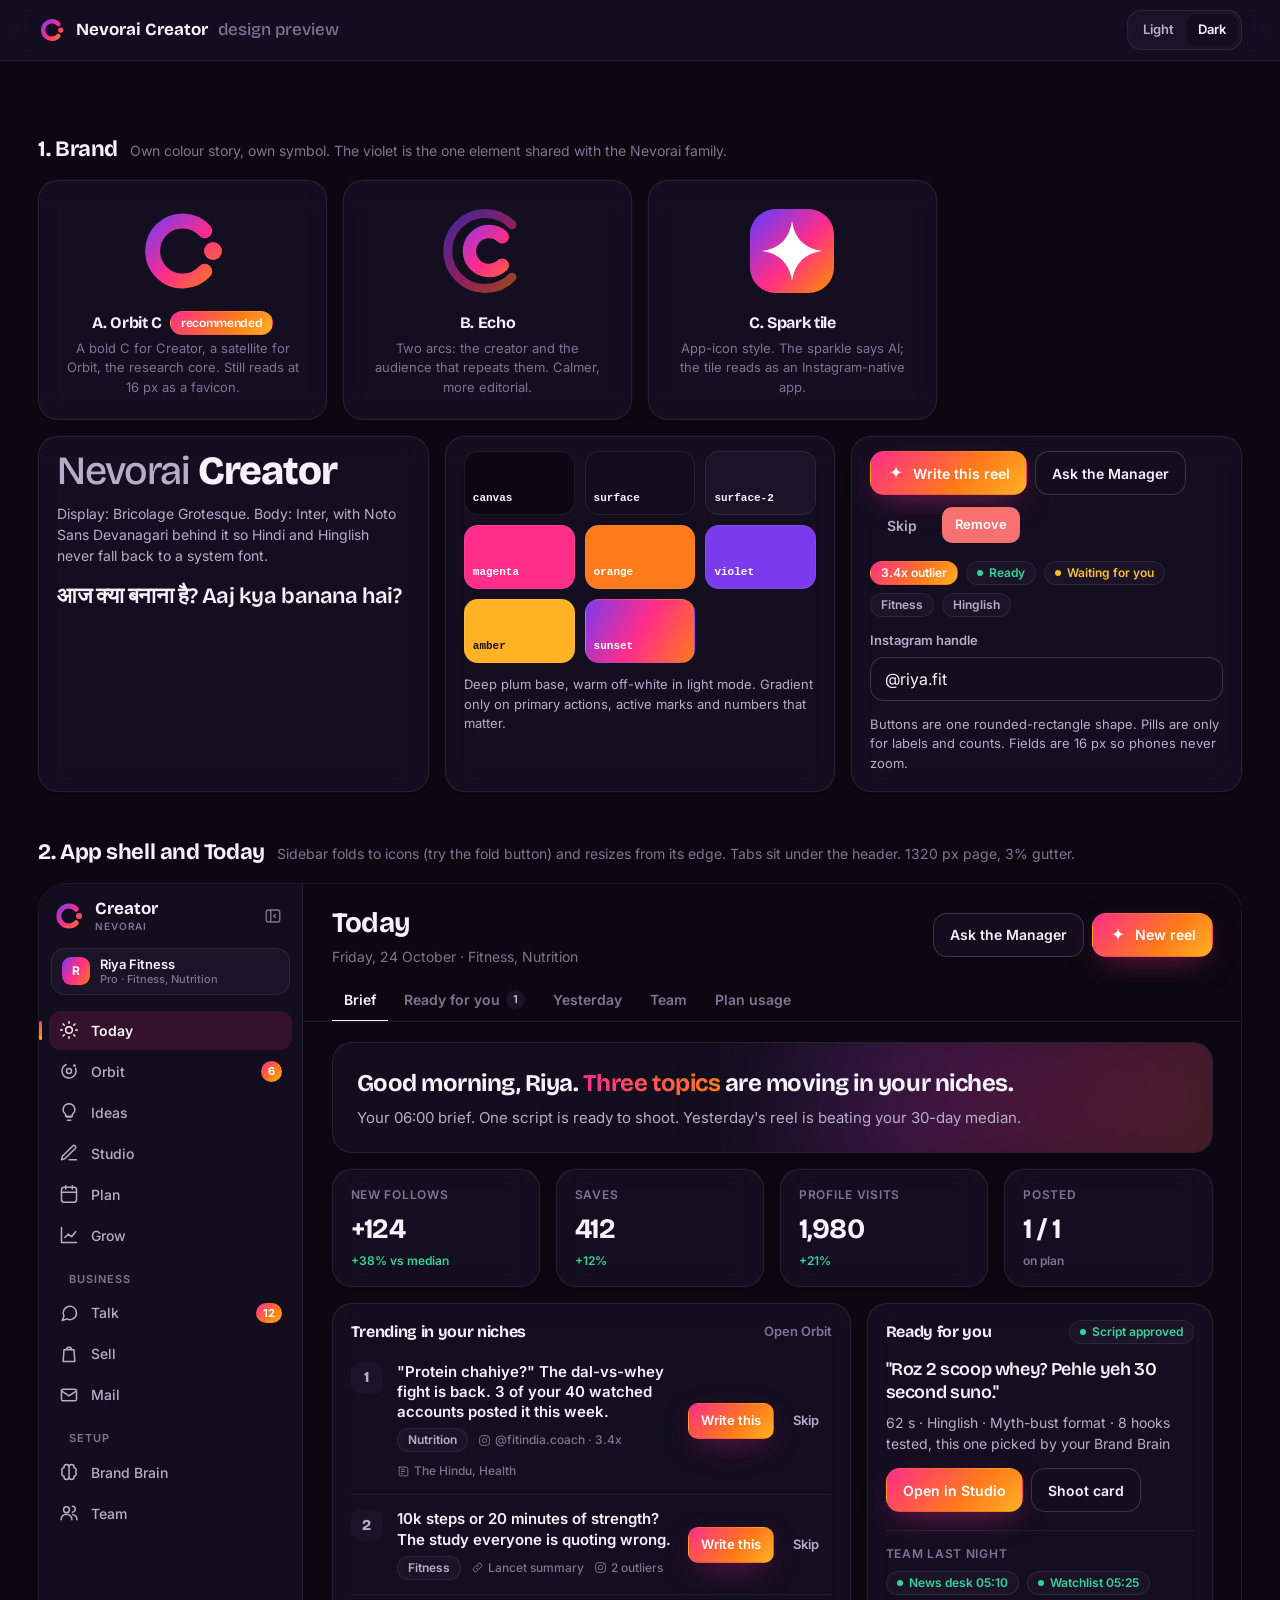
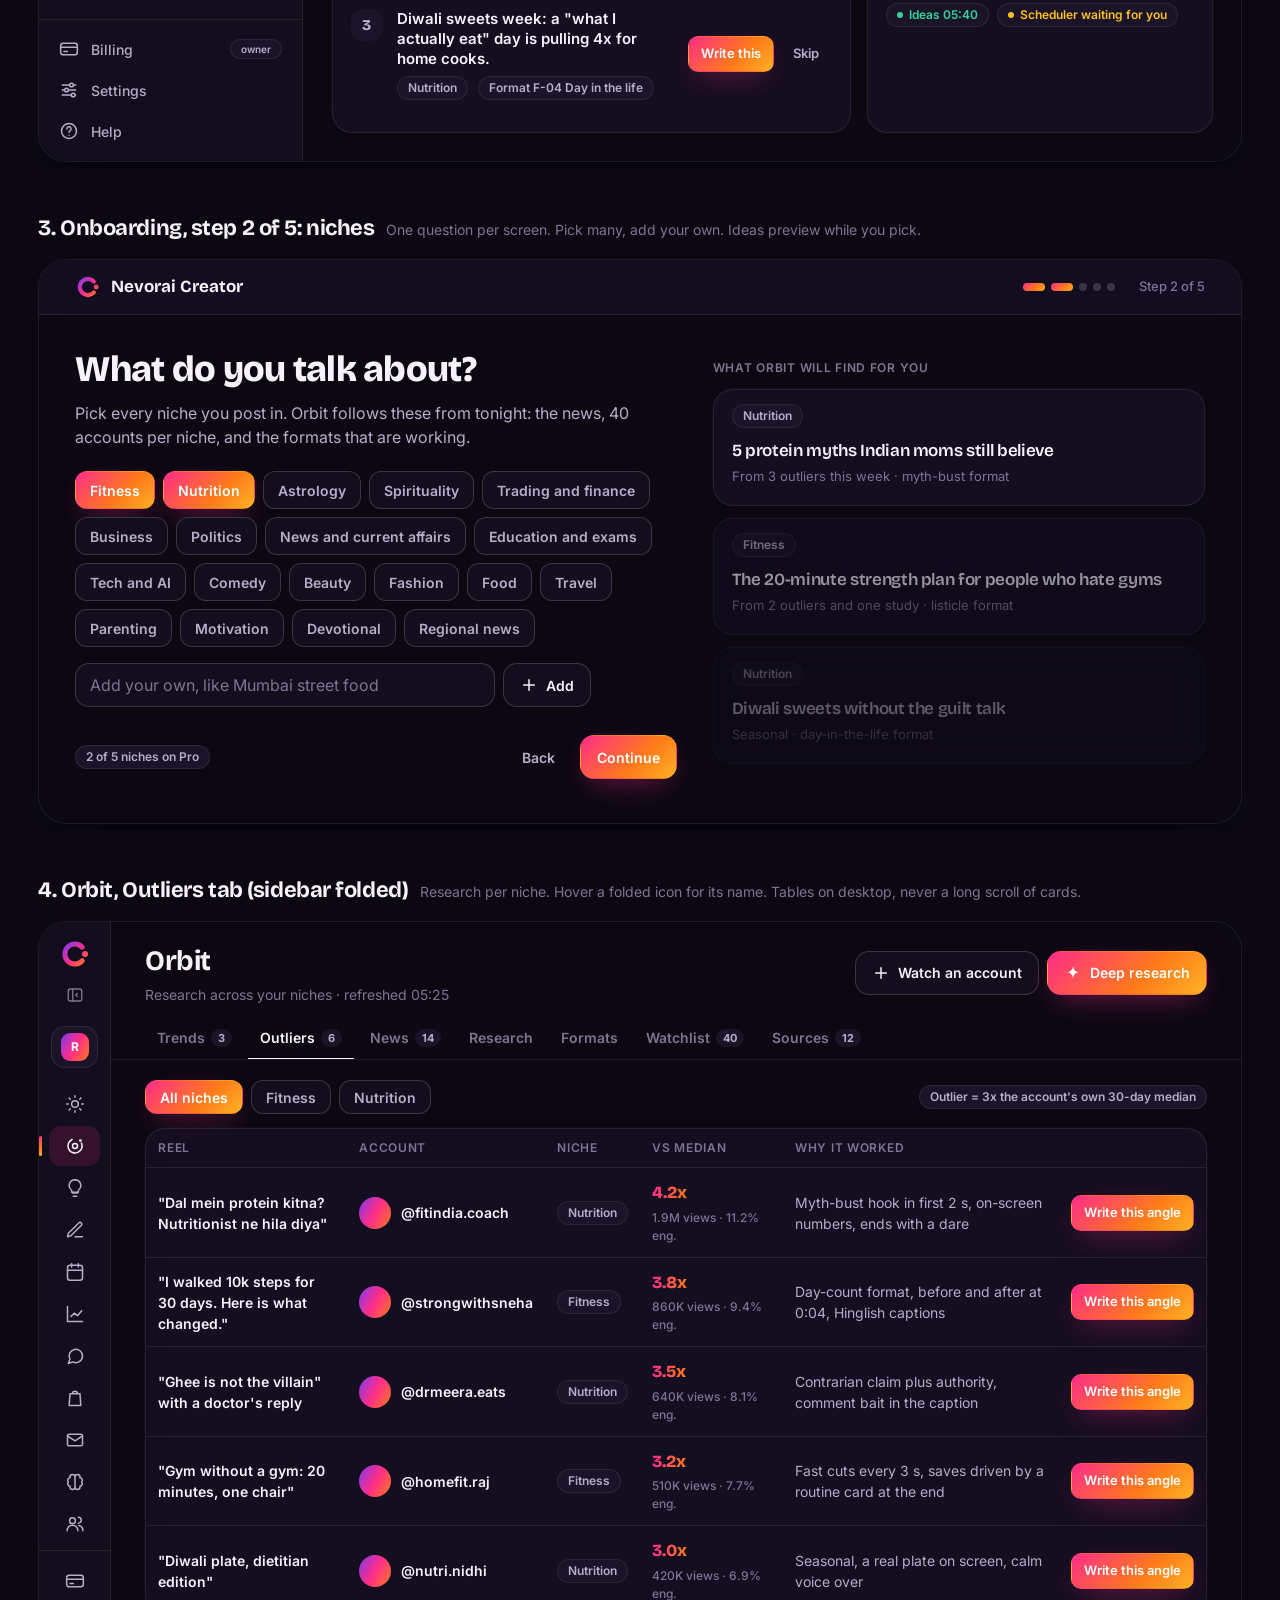
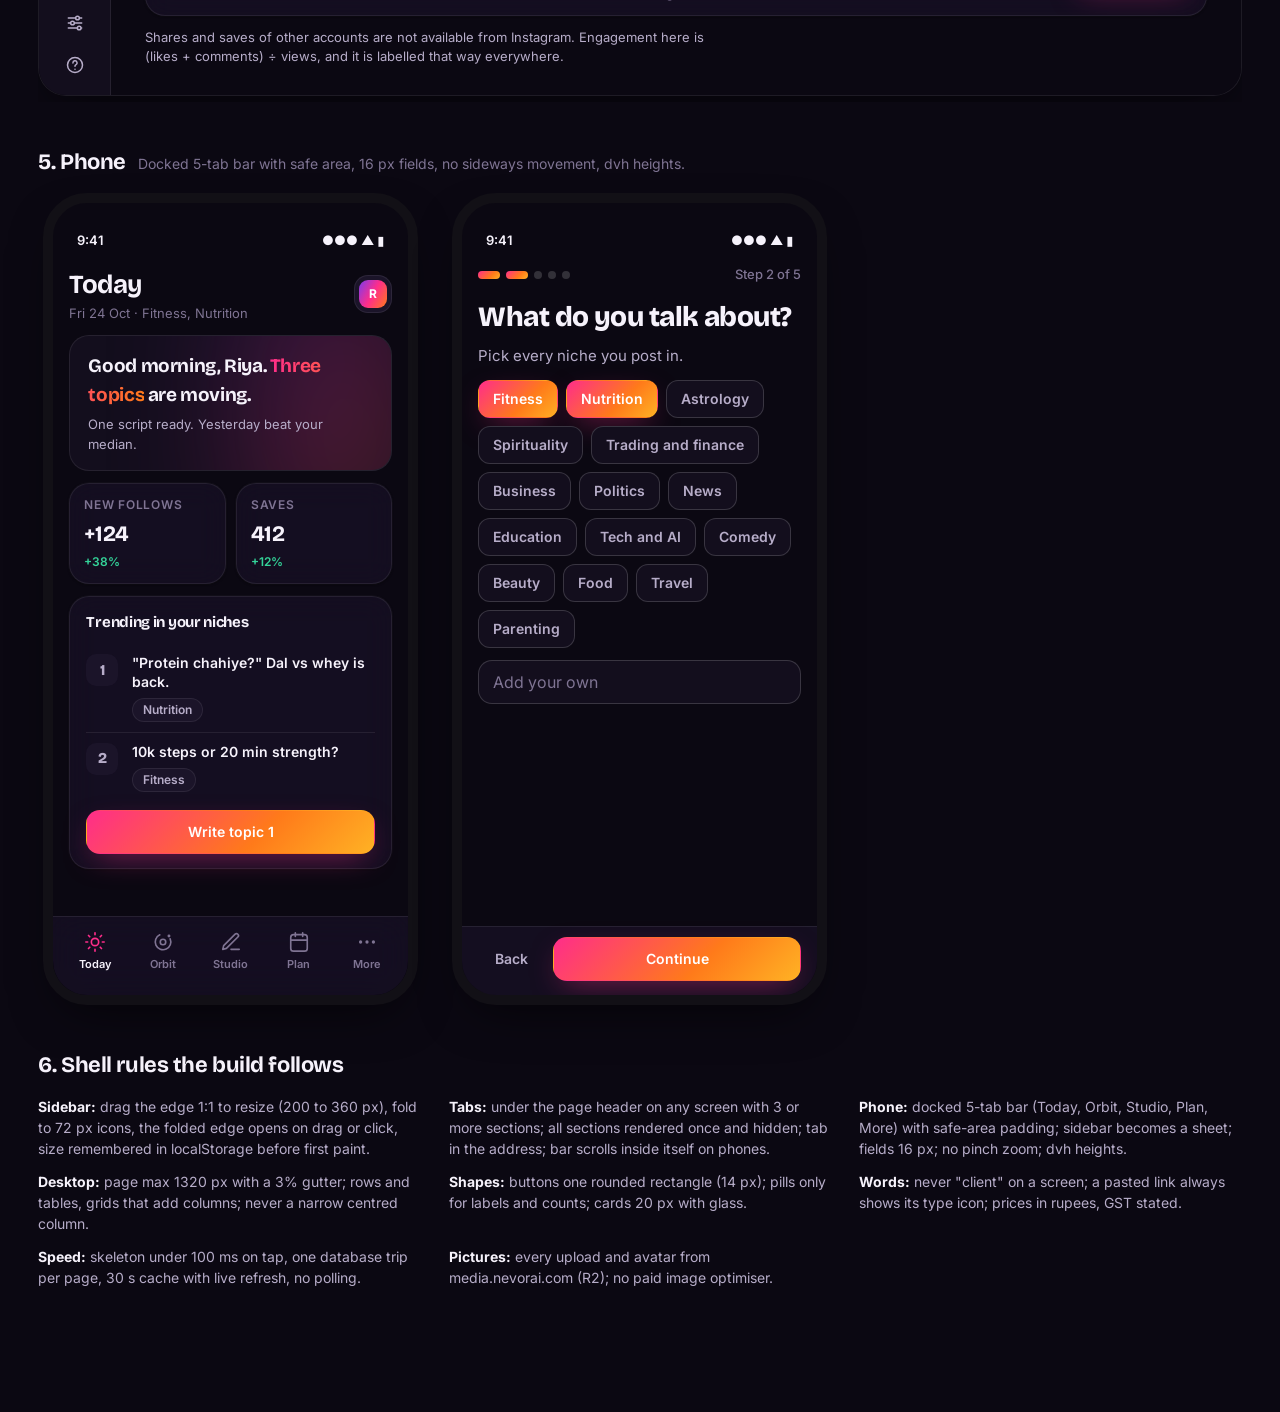
<file: docs/design/preview.html>
<!doctype html>
<html lang="en" data-theme="dark">
<head>
<meta charset="utf-8">
<meta name="viewport" content="width=device-width, initial-scale=1, maximum-scale=1, user-scalable=no, viewport-fit=cover, interactive-widget=resizes-content">
<title>Nevorai Creator design preview</title>
<link rel="preconnect" href="https://fonts.googleapis.com">
<link rel="stylesheet" href="https://fonts.googleapis.com/css2?family=Bricolage+Grotesque:opsz,wght@12..96,500..800&family=Inter:wght@400;500;600;700&family=Noto+Sans+Devanagari:wght@400;600&display=swap">
<style>
/* Nevorai Creator: design tokens. The ONE tokens file (Phase C, 2026-10-24).
   Light is the default; dark follows the system unless <html data-theme="light|dark"> says otherwise.
   The app sets data-theme before first paint (index.html head, from localStorage), so there is no flash.
   Rules: buttons are rounded rectangles (--radius-md); --radius-pill is for labels and counts only.
   Fields are 16px on touch screens (mobile-app-feel). Pictures come from media.nevorai.com (R2). */

:root {
  /* Brand. Violet is the one element shared with the Nevorai family; the symbol is Creator's own. */
  --brand-magenta: #ff2d8a;
  --brand-orange: #ff7a1a;
  --brand-violet: #7c3aed;
  --brand-amber: #ffb224;
  --grad-brand: linear-gradient(135deg, #ff2d8a 0%, #ff7a1a 60%, #ffb224 100%);
  --grad-sunset: linear-gradient(120deg, #7c3aed 0%, #ff2d8a 50%, #ff7a1a 100%);
  --grad-text: linear-gradient(90deg, #ff2d8a, #ff7a1a);

  /* Type */
  --font-display: "Bricolage Grotesque", "Inter", system-ui, sans-serif;
  --font-sans: "Inter", "Noto Sans Devanagari", system-ui, -apple-system, "Segoe UI", sans-serif;
  --font-mono: ui-monospace, "SF Mono", Menlo, Consolas, monospace;

  /* Shape */
  --radius-sm: 10px;
  --radius-md: 14px;
  --radius-lg: 20px;
  --radius-xl: 28px;
  --radius-pill: 999px;

  /* Sizes */
  --page-max: 1320px;
  --gutter: 3%;
  --sidebar-w: 264px;
  --sidebar-min: 200px;
  --sidebar-max: 360px;
  --sidebar-folded: 72px;
  --control-h: 44px;
  --control-h-sm: 36px;
  --tabbar-h: 64px;
  --field-font: 16px;

  /* Motion */
  --ease-out: cubic-bezier(0.22, 1, 0.36, 1);
  --dur-fast: 120ms;
  --dur: 200ms;
  --dur-settle: 220ms;

  /* Light (default) */
  color-scheme: light;
  --canvas: #faf7fc;
  --surface: #ffffff;
  --surface-2: #f3eef9;
  --glass: rgba(255, 255, 255, 0.72);
  --glass-border: rgba(32, 16, 64, 0.08);
  --border: rgba(32, 16, 64, 0.1);
  --border-strong: rgba(32, 16, 64, 0.18);
  --text: #17112b;
  --text-2: #574d6d;
  --text-3: #8b819f;
  --on-brand: #ffffff;
  --focus: #7c3aed;
  --nav-active-bg: rgba(255, 45, 138, 0.1);
  --success: #15a34a;
  --warn: #d97706;
  --danger: #dc2626;
  --info: #7c3aed;
  --shadow-card: 0 1px 2px rgba(23, 17, 43, 0.06), 0 8px 24px -12px rgba(23, 17, 43, 0.12);
  --shadow-pop: 0 12px 40px -12px rgba(23, 17, 43, 0.25);
  --shadow-glow: 0 8px 28px -10px rgba(255, 45, 138, 0.45);
}

/* Dark: chosen */
:root[data-theme="dark"] {
  color-scheme: dark;
  --canvas: #0b0812;
  --surface: #130e1d;
  --surface-2: #1b1429;
  --glass: rgba(26, 19, 41, 0.62);
  --glass-border: rgba(255, 255, 255, 0.08);
  --border: rgba(255, 255, 255, 0.08);
  --border-strong: rgba(255, 255, 255, 0.16);
  --text: #f6f2fb;
  --text-2: #b7adc9;
  --text-3: #7f7493;
  --on-brand: #ffffff;
  --focus: #b48cff;
  --nav-active-bg: rgba(255, 45, 138, 0.14);
  --success: #34d399;
  --warn: #fbbf24;
  --danger: #f87171;
  --info: #b48cff;
  --shadow-card: 0 1px 2px rgba(0, 0, 0, 0.5), 0 0 0 1px rgba(255, 255, 255, 0.03);
  --shadow-pop: 0 20px 50px -20px rgba(0, 0, 0, 0.7);
  --shadow-glow: 0 10px 30px -10px rgba(255, 45, 138, 0.5);
}

/* Dark: system, unless light was chosen */
@media (prefers-color-scheme: dark) {
  :root:not([data-theme="light"]) {
    color-scheme: dark;
    --canvas: #0b0812;
    --surface: #130e1d;
    --surface-2: #1b1429;
    --glass: rgba(26, 19, 41, 0.62);
    --glass-border: rgba(255, 255, 255, 0.08);
    --border: rgba(255, 255, 255, 0.08);
    --border-strong: rgba(255, 255, 255, 0.16);
    --text: #f6f2fb;
    --text-2: #b7adc9;
    --text-3: #7f7493;
    --on-brand: #ffffff;
    --focus: #b48cff;
    --nav-active-bg: rgba(255, 45, 138, 0.14);
    --success: #34d399;
    --warn: #fbbf24;
    --danger: #f87171;
    --info: #b48cff;
    --shadow-card: 0 1px 2px rgba(0, 0, 0, 0.5), 0 0 0 1px rgba(255, 255, 255, 0.03);
    --shadow-pop: 0 20px 50px -20px rgba(0, 0, 0, 0.7);
    --shadow-glow: 0 10px 30px -10px rgba(255, 45, 138, 0.5);
  }
}

*,*::before,*::after{box-sizing:border-box}
html{overflow-x:hidden;overscroll-behavior-x:none;-webkit-text-size-adjust:100%}
body{margin:0;background:var(--canvas);color:var(--text);font-family:var(--font-sans);font-size:15px;line-height:1.5;-webkit-font-smoothing:antialiased;overflow-x:clip;max-width:100%}
h1,h2,h3,h4,.display{font-family:var(--font-display);letter-spacing:-.02em;margin:0}
button{font:inherit;color:inherit;background:none;border:0;padding:0;cursor:pointer}
a{color:inherit}
.chrome,button,nav,.tabs,.p-bar{user-select:none;-webkit-touch-callout:none;-webkit-tap-highlight-color:transparent;touch-action:manipulation}
@media (pointer:coarse),(max-width:820px){input,select,textarea{font-size:16px!important}}
.muted{color:var(--text-3);font-weight:500}
.mark{width:28px;height:28px;flex:none}
svg{display:inline-block;vertical-align:middle}
.ico{width:20px;height:20px;flex:none}

/* preview page chrome (not part of the app) */
.pv-top{position:sticky;top:0;z-index:50;display:flex;align-items:center;gap:14px;padding:10px max(16px,3vw);background:var(--glass);backdrop-filter:blur(16px) saturate(140%);-webkit-backdrop-filter:blur(16px) saturate(140%);border-bottom:1px solid var(--glass-border)}
.pv-top .brand{display:flex;align-items:center;gap:10px;font-family:var(--font-display);font-weight:700;font-size:17px}
.spacer{flex:1}
.seg{display:inline-flex;padding:3px;border-radius:var(--radius-md);background:var(--surface-2);border:1px solid var(--border)}
.seg button{padding:6px 12px;border-radius:10px;font-weight:600;color:var(--text-2);font-size:13px}
.seg button[aria-pressed=true]{background:var(--surface);color:var(--text);box-shadow:var(--shadow-card)}
.pv-wrap{max-width:var(--page-max);margin:0 auto;padding:28px max(16px,3vw) 80px}
.pv-section{margin:44px 0}
.pv-h{display:flex;align-items:baseline;gap:12px;margin-bottom:14px;flex-wrap:wrap}
.pv-h h2{font-size:22px}
.pv-h p{color:var(--text-3);margin:0;font-size:14px}
.pv-note{color:var(--text-2);font-size:14px;max-width:72ch}
.frame{border:1px solid var(--border);border-radius:var(--radius-xl);overflow:hidden;background:var(--canvas);box-shadow:var(--shadow-pop)}
.scrollx{overflow-x:auto;-webkit-overflow-scrolling:touch;padding-bottom:6px}

/* app shell */
.app{display:flex;min-height:720px;background:var(--canvas)}
.sb{width:var(--sidebar-w);flex:none;position:relative;display:flex;flex-direction:column;background:var(--surface);border-right:1px solid var(--border);transition:width var(--dur) var(--ease-out)}
.sb.is-folded{width:var(--sidebar-folded)}
.sb-in{overflow:hidden;white-space:nowrap;display:flex;flex-direction:column;height:100%;min-width:0}
.sb.is-folded .sb-in{overflow:visible}
.sb-head{display:flex;align-items:center;gap:10px;padding:16px 14px 8px}
.sb-head .mark{width:32px;height:32px}
.wm{font-family:var(--font-display);font-weight:700;font-size:17px;line-height:1}
.wm small{display:block;font:600 10px/1.2 var(--font-sans);color:var(--text-3);letter-spacing:.08em;text-transform:uppercase;margin-top:3px}
.fold{margin-left:auto;width:30px;height:30px;border-radius:10px;display:grid;place-items:center;color:var(--text-3)}
.fold:hover{background:var(--surface-2);color:var(--text)}
.fold svg{width:18px;height:18px}
.ws{margin:8px 12px 12px;display:flex;align-items:center;gap:10px;padding:8px 10px;border-radius:var(--radius-md);background:var(--surface-2);border:1px solid var(--border)}
.ws .av{width:28px;height:28px;border-radius:9px;background:var(--grad-sunset);flex:none;display:grid;place-items:center;color:#fff;font-weight:700;font-size:12px}
.ws .nm{font-weight:600;font-size:13px;line-height:1.2}
.ws .nm small{display:block;color:var(--text-3);font-weight:500;font-size:11px}
.nav{padding:4px 10px;display:flex;flex-direction:column;gap:2px}
.nav a{display:flex;align-items:center;gap:12px;padding:9px 10px;border-radius:12px;color:var(--text-2);font-weight:500;font-size:14px;text-decoration:none;position:relative}
.nav a svg{width:20px;height:20px;flex:none}
.nav a:hover{background:var(--surface-2);color:var(--text)}
.nav a[aria-current]{background:var(--nav-active-bg);color:var(--text);font-weight:600}
.nav a[aria-current]::before{content:"";position:absolute;left:-10px;top:10px;bottom:10px;width:3px;border-radius:3px;background:var(--grad-brand)}
.cnt{margin-left:auto;font-size:11px;font-weight:700;padding:2px 7px;border-radius:var(--radius-pill);background:var(--grad-brand);color:#fff}
.nav-lbl{padding:14px 20px 4px;font-size:11px;font-weight:600;letter-spacing:.08em;text-transform:uppercase;color:var(--text-3)}
.sb-foot{margin-top:auto;padding:10px;border-top:1px solid var(--border)}
.sb.is-folded .wm,.sb.is-folded .ws .nm,.sb.is-folded .nav a span,.sb.is-folded .nav-lbl,.sb.is-folded .cnt,.sb.is-folded .nav a .pill{display:none}
.sb.is-folded .nav a{justify-content:center;padding:10px}
.sb.is-folded .ws{justify-content:center;padding:6px}
.sb.is-folded .sb-head{justify-content:center;flex-direction:column}
.sb.is-folded .fold{margin-left:0}
.rz{position:absolute;top:0;bottom:0;right:-6px;width:12px;cursor:col-resize;z-index:2}
.rz::after{content:"";position:absolute;top:0;bottom:0;left:5px;width:2px;background:transparent;transition:background var(--dur-fast)}
.rz:hover::after{background:var(--brand-magenta)}
.tip{position:relative}
.tip::after{content:attr(data-tip);position:absolute;left:calc(100% + 12px);top:50%;transform:translateY(-50%);background:var(--text);color:var(--canvas);font-size:12px;font-weight:600;padding:5px 8px;border-radius:8px;white-space:nowrap;opacity:0;pointer-events:none;z-index:9}
.sb.is-folded .tip:hover::after{opacity:1}
.main{flex:1;min-width:0;display:flex;flex-direction:column}
.hdr{display:flex;align-items:center;gap:14px;padding:18px var(--gutter) 0;flex-wrap:wrap}
.hdr h1{font-size:28px;font-weight:700}
.hdr p{margin:2px 0 0;color:var(--text-3);font-size:14px}
.hdr .acts{margin-left:auto;display:flex;gap:8px}
.tabs{display:flex;gap:4px;padding:12px var(--gutter) 0;border-bottom:1px solid var(--border);overflow-x:auto;scrollbar-width:none}
.tabs::-webkit-scrollbar{display:none}
.tabs [role=tab]{padding:10px 12px;font-weight:600;font-size:14px;color:var(--text-3);border-bottom:2px solid transparent;margin-bottom:-1px;white-space:nowrap;display:flex;gap:6px;align-items:center}
.tabs [role=tab]:hover{color:var(--text)}
.tabs [role=tab][aria-selected=true]{color:var(--text);border-bottom-color:var(--text)}
.tabs .n{font-size:11px;padding:1px 7px;border-radius:var(--radius-pill);background:var(--surface-2);color:var(--text-2);font-weight:700}
.panel{padding:20px var(--gutter) 28px}

/* components */
.card{background:var(--glass);backdrop-filter:blur(14px) saturate(130%);-webkit-backdrop-filter:blur(14px) saturate(130%);border:1px solid var(--glass-border);border-radius:var(--radius-lg);box-shadow:var(--shadow-card)}
.card-h{display:flex;align-items:center;gap:10px;padding:16px 18px 0}
.card-h h3{font-size:16px;font-weight:700}
.card-h .more{margin-left:auto;color:var(--text-3);font-size:13px;font-weight:600}
.card-b{padding:14px 18px 18px}
.btn{display:inline-flex;align-items:center;justify-content:center;gap:8px;height:var(--control-h);padding:0 16px;border-radius:var(--radius-md);font-weight:600;font-size:14px;border:1px solid transparent;white-space:nowrap;transition:transform var(--dur-fast),box-shadow var(--dur-fast),background var(--dur-fast)}
.btn svg{width:18px;height:18px}
.btn:active{transform:translateY(1px)}
.btn-p{background:var(--grad-brand);color:#fff;box-shadow:var(--shadow-glow)}
.btn-s{background:var(--surface);border-color:var(--border-strong);color:var(--text)}
.btn-g{color:var(--text-2)}
.btn-g:hover{background:var(--surface-2);color:var(--text)}
.btn-d{background:var(--danger);color:#fff}
.btn-sm{height:var(--control-h-sm);padding:0 12px;font-size:13px;border-radius:var(--radius-sm)}
.pill{display:inline-flex;align-items:center;gap:6px;height:24px;padding:0 10px;border-radius:var(--radius-pill);font-size:12px;font-weight:600;background:var(--surface-2);color:var(--text-2);border:1px solid var(--border);white-space:nowrap}
.pill.hot{background:var(--grad-brand);color:#fff;border-color:transparent}
.pill.ok{color:var(--success)}.pill.warn{color:var(--warn)}
.pill .dot{width:6px;height:6px;border-radius:50%;background:currentColor;display:inline-block}
.field{display:flex;flex-direction:column;gap:6px}
.field label{font-size:13px;font-weight:600;color:var(--text-2)}
.input{height:var(--control-h);padding:0 14px;border-radius:var(--radius-md);border:1px solid var(--border-strong);background:var(--surface);color:var(--text);font:inherit;font-size:16px;width:100%}
.input::placeholder{color:var(--text-3)}
.input:focus{outline:2px solid var(--focus);outline-offset:1px;border-color:transparent}
.grid{display:grid;gap:16px}
.stat{padding:16px 18px}
.k{font-size:12px;font-weight:600;color:var(--text-3);text-transform:uppercase;letter-spacing:.06em}
.stat .v{font-family:var(--font-display);font-size:28px;font-weight:700;margin-top:4px;letter-spacing:-.02em}
.stat .d{font-size:12px;font-weight:600;margin-top:2px}
.up{color:var(--success)}.down{color:var(--danger)}
.row{display:flex;align-items:center;gap:12px}
.hero{position:relative;overflow:hidden;border-radius:var(--radius-lg);padding:22px 24px;background:var(--surface);border:1px solid var(--glass-border)}
.hero::before{content:"";position:absolute;top:-60%;right:-10%;width:55%;height:220%;background:var(--grad-sunset);filter:blur(70px);opacity:.26;pointer-events:none}
.hero h2{font-size:24px;font-weight:700;position:relative}
.grad{background:var(--grad-text);-webkit-background-clip:text;background-clip:text;color:transparent}
.hero p{color:var(--text-2);margin:6px 0 0;position:relative}
.topic{display:flex;gap:14px;padding:14px 0;border-top:1px solid var(--border)}
.topic:first-child{border-top:0;padding-top:4px}
.topic .no{width:32px;height:32px;border-radius:10px;background:var(--surface-2);display:grid;place-items:center;font-family:var(--font-display);font-weight:800;flex:none;color:var(--text-2)}
.topic .t{font-weight:600;line-height:1.35}
.topic .s{color:var(--text-3);font-size:13px;margin-top:6px}
.topic .acts{margin-left:auto;flex:none;display:flex;gap:6px;align-items:center}
.src{display:inline-flex;align-items:center;gap:4px;color:var(--text-3);font-size:12px;font-weight:500}
.src svg{width:13px;height:13px}
.table{width:100%;border-collapse:collapse;font-size:14px}
.table th{text-align:left;font-size:12px;font-weight:600;color:var(--text-3);text-transform:uppercase;letter-spacing:.06em;padding:10px 12px;border-bottom:1px solid var(--border);white-space:nowrap}
.table td{padding:12px;border-bottom:1px solid var(--border);vertical-align:middle}
.table tr:last-child td{border-bottom:0}
.handle{display:flex;align-items:center;gap:10px;font-weight:600;white-space:nowrap}
.handle .av{width:32px;height:32px;border-radius:50%;background:var(--grad-sunset);flex:none}
.x{font-family:var(--font-display);font-weight:800;font-size:17px;background:var(--grad-text);-webkit-background-clip:text;background-clip:text;color:transparent}
.chips{display:flex;flex-wrap:wrap;gap:8px}
.chip{height:38px;padding:0 14px;border-radius:12px;border:1px solid var(--border-strong);background:var(--surface);font-weight:600;font-size:14px;color:var(--text-2);display:inline-flex;align-items:center;gap:6px}
.chip[aria-pressed=true]{background:var(--grad-brand);color:#fff;border-color:transparent;box-shadow:var(--shadow-glow)}
.dots{display:flex;gap:6px;align-items:center}
.dots i{width:8px;height:8px;border-radius:50%;background:var(--border-strong);display:block}
.dots i.on{width:22px;border-radius:4px;background:var(--grad-brand)}
.ghost{opacity:.6}
.onb{display:grid;grid-template-columns:minmax(0,1.1fr) minmax(0,.9fr);gap:36px;align-items:start;padding:36px var(--gutter) 44px}
@media (max-width:820px){.onb{grid-template-columns:1fr}}

/* phones */
.phones{display:grid;grid-template-columns:repeat(auto-fill,minmax(300px,1fr));gap:24px;justify-items:center}
.phone{width:375px;max-width:100%;height:812px;border-radius:44px;border:10px solid #121016;background:var(--canvas);overflow:hidden;position:relative;box-shadow:var(--shadow-pop);display:flex;flex-direction:column}
.p-status{height:54px;display:flex;align-items:flex-end;justify-content:space-between;padding:0 24px 6px;font-size:13px;font-weight:600;flex:none}
.p-hdr{padding:8px 16px 0;display:flex;align-items:center;gap:10px;flex:none}
.p-hdr h1{font-size:26px}
.p-hdr p{margin:0;font-size:13px;color:var(--text-3)}
.p-body{flex:1;overflow:hidden;padding:12px 16px;display:flex;flex-direction:column;gap:12px}
.p-bar{flex:none;padding:8px 8px 22px;display:grid;grid-template-columns:repeat(5,1fr);background:var(--glass);backdrop-filter:blur(16px) saturate(140%);-webkit-backdrop-filter:blur(16px) saturate(140%);border-top:1px solid var(--glass-border)}
.p-bar a{display:flex;flex-direction:column;align-items:center;gap:3px;font-size:11px;font-weight:600;color:var(--text-3);text-decoration:none;padding-top:6px}
.p-bar a svg{width:22px;height:22px}
.p-bar a[aria-current]{color:var(--text)}
.p-bar a[aria-current] svg{color:var(--brand-magenta)}
.p-cta{flex:none;padding:10px 16px 14px;display:flex;gap:8px;border-top:1px solid var(--border);background:var(--glass)}
.p-cta .btn{flex:1}

/* brand section */
.markc{padding:22px;text-align:center}
.markc svg{width:96px;height:96px}
.markc h4{margin:12px 0 4px;font-size:16px;display:flex;justify-content:center;gap:8px;align-items:center}
.markc p{margin:0;color:var(--text-3);font-size:13px}
.sw{display:grid;grid-template-columns:repeat(auto-fill,minmax(110px,1fr));gap:10px}
.sw div{height:64px;border-radius:var(--radius-md);border:1px solid var(--border);display:flex;align-items:flex-end;padding:8px;font-size:11px;font-weight:600;font-family:var(--font-mono)}
.wordmark{font-family:var(--font-display);font-size:40px;font-weight:800;letter-spacing:-.03em;line-height:1}
.wordmark span{font-weight:500;color:var(--text-2)}
.rules{display:grid;grid-template-columns:repeat(auto-fill,minmax(300px,1fr));gap:12px 28px;margin:0;padding:0;list-style:none;font-size:14px;color:var(--text-2)}
.rules li b{color:var(--text)}
</style>
</head>
<body>
<svg width="0" height="0" style="position:absolute" aria-hidden="true"><defs>
<linearGradient id="gB" x1="10" y1="10" x2="54" y2="54" gradientUnits="userSpaceOnUse"><stop offset="0" stop-color="#7c3aed"/><stop offset=".55" stop-color="#ff2d8a"/><stop offset="1" stop-color="#ff7a1a"/></linearGradient>
<symbol id="m-a" viewBox="0 0 64 64"><path d="M46.5 18.5A20 20 0 1 0 46.5 45.5" fill="none" stroke="url(#gB)" stroke-width="10" stroke-linecap="round"/><circle cx="52" cy="32" r="6" fill="url(#gB)"/></symbol>
<symbol id="m-b" viewBox="0 0 64 64"><path d="M48 14.5A25 25 0 1 0 48 49.5" fill="none" stroke="url(#gB)" stroke-width="6" stroke-linecap="round" opacity=".55"/><path d="M41.5 22.5A13 13 0 1 0 41.5 41.5" fill="none" stroke="url(#gB)" stroke-width="9" stroke-linecap="round"/></symbol>
<symbol id="m-c" viewBox="0 0 64 64"><rect x="4" y="4" width="56" height="56" rx="17" fill="url(#gB)"/><path d="M32 12Q34.5 29.5 52 32Q34.5 34.5 32 52Q29.5 34.5 12 32Q29.5 29.5 32 12Z" fill="#fff"/></symbol>
<symbol id="i-sun" viewBox="0 0 24 24"><g fill="none" stroke="currentColor" stroke-width="1.8" stroke-linecap="round" stroke-linejoin="round"><circle cx="12" cy="12" r="4"/><path d="M12 2v2M12 20v2M2 12h2M20 12h2M4.9 4.9l1.4 1.4M17.7 17.7l1.4 1.4M4.9 19.1l1.4-1.4M17.7 6.3l1.4-1.4"/></g></symbol>
<symbol id="i-orbit" viewBox="0 0 24 24"><g fill="none" stroke="currentColor" stroke-width="1.8" stroke-linecap="round"><circle cx="12" cy="12" r="3"/><path d="M19.8 8.5A8.5 8.5 0 1 1 8.5 4.2"/><circle cx="18.5" cy="5.5" r="1.6" fill="currentColor" stroke="none"/></g></symbol>
<symbol id="i-bulb" viewBox="0 0 24 24"><g fill="none" stroke="currentColor" stroke-width="1.8" stroke-linecap="round" stroke-linejoin="round"><path d="M9 18h6M10 22h4M12 2a7 7 0 0 1 4 12.7V17H8v-2.3A7 7 0 0 1 12 2z"/></g></symbol>
<symbol id="i-pen" viewBox="0 0 24 24"><g fill="none" stroke="currentColor" stroke-width="1.8" stroke-linecap="round" stroke-linejoin="round"><path d="M12 20h9M16.5 3.5a2.1 2.1 0 0 1 3 3L7 19l-4 1 1-4Z"/></g></symbol>
<symbol id="i-cal" viewBox="0 0 24 24"><g fill="none" stroke="currentColor" stroke-width="1.8" stroke-linecap="round"><rect x="3" y="4" width="18" height="18" rx="3"/><path d="M16 2v4M8 2v4M3 10h18"/></g></symbol>
<symbol id="i-chart" viewBox="0 0 24 24"><g fill="none" stroke="currentColor" stroke-width="1.8" stroke-linecap="round" stroke-linejoin="round"><path d="M3 3v18h18M7 15l4-4 4 3 5-6"/></g></symbol>
<symbol id="i-chat" viewBox="0 0 24 24"><g fill="none" stroke="currentColor" stroke-width="1.8" stroke-linecap="round" stroke-linejoin="round"><path d="M21 12a8 8 0 0 1-11.6 7.1L4 21l1.9-5.4A8 8 0 1 1 21 12z"/></g></symbol>
<symbol id="i-bag" viewBox="0 0 24 24"><g fill="none" stroke="currentColor" stroke-width="1.8" stroke-linecap="round" stroke-linejoin="round"><path d="M6 7h12l1 14H5L6 7zM9 7a3 3 0 0 1 6 0"/></g></symbol>
<symbol id="i-mail" viewBox="0 0 24 24"><g fill="none" stroke="currentColor" stroke-width="1.8" stroke-linecap="round" stroke-linejoin="round"><rect x="3" y="5" width="18" height="14" rx="2"/><path d="m3 7 9 6 9-6"/></g></symbol>
<symbol id="i-brain" viewBox="0 0 24 24"><g fill="none" stroke="currentColor" stroke-width="1.8" stroke-linecap="round" stroke-linejoin="round"><path d="M9 3a3 3 0 0 0-3 3v1a3 3 0 0 0-2 5 3 3 0 0 0 2 5v1a3 3 0 0 0 6 0V6a3 3 0 0 0-3-3zM15 3a3 3 0 0 1 3 3v1a3 3 0 0 1 2 5 3 3 0 0 1-2 5v1a3 3 0 0 1-6 0V6a3 3 0 0 1 3-3z"/></g></symbol>
<symbol id="i-users" viewBox="0 0 24 24"><g fill="none" stroke="currentColor" stroke-width="1.8" stroke-linecap="round" stroke-linejoin="round"><circle cx="9" cy="8" r="3.5"/><path d="M2.5 20a6.5 6.5 0 0 1 13 0M16 4a3.5 3.5 0 0 1 0 7M21.5 20a6.5 6.5 0 0 0-5-6.3"/></g></symbol>
<symbol id="i-cog" viewBox="0 0 24 24"><g fill="none" stroke="currentColor" stroke-width="1.8" stroke-linecap="round"><path d="M4 6h8M18 6h2M4 12h2M12 12h8M4 18h10M20 18h0"/><circle cx="15" cy="6" r="2.2"/><circle cx="9" cy="12" r="2.2"/><circle cx="17" cy="18" r="2.2"/></g></symbol>
<symbol id="i-card" viewBox="0 0 24 24"><g fill="none" stroke="currentColor" stroke-width="1.8" stroke-linecap="round"><rect x="2" y="5" width="20" height="14" rx="3"/><path d="M2 10h20M6 15h4"/></g></symbol>
<symbol id="i-help" viewBox="0 0 24 24"><g fill="none" stroke="currentColor" stroke-width="1.8" stroke-linecap="round" stroke-linejoin="round"><circle cx="12" cy="12" r="9"/><path d="M9.5 9.5a2.5 2.5 0 1 1 3.5 2.3c-.7.4-1 .9-1 1.7M12 17h.01"/></g></symbol>
<symbol id="i-fold" viewBox="0 0 24 24"><g fill="none" stroke="currentColor" stroke-width="1.8" stroke-linecap="round" stroke-linejoin="round"><rect x="3" y="4" width="18" height="16" rx="3"/><path d="M9 4v16M15 10l-2 2 2 2"/></g></symbol>
<symbol id="i-more" viewBox="0 0 24 24"><g fill="currentColor"><circle cx="5" cy="12" r="1.8"/><circle cx="12" cy="12" r="1.8"/><circle cx="19" cy="12" r="1.8"/></g></symbol>
<symbol id="i-link" viewBox="0 0 24 24"><g fill="none" stroke="currentColor" stroke-width="1.8" stroke-linecap="round" stroke-linejoin="round"><path d="M10 14a4 4 0 0 0 5.7 0l3-3a4 4 0 0 0-5.7-5.7l-1 1M14 10a4 4 0 0 0-5.7 0l-3 3a4 4 0 0 0 5.7 5.7l1-1"/></g></symbol>
<symbol id="i-ig" viewBox="0 0 24 24"><g fill="none" stroke="currentColor" stroke-width="1.8"><rect x="3" y="3" width="18" height="18" rx="5"/><circle cx="12" cy="12" r="4"/><circle cx="17.5" cy="6.5" r="1" fill="currentColor" stroke="none"/></g></symbol>
<symbol id="i-news" viewBox="0 0 24 24"><g fill="none" stroke="currentColor" stroke-width="1.8" stroke-linecap="round" stroke-linejoin="round"><path d="M4 4h13a3 3 0 0 1 3 3v12a1 1 0 0 1-1 1H6a2 2 0 0 1-2-2V4zM8 8h6M8 12h6M8 16h3"/></g></symbol>
<symbol id="i-spark" viewBox="0 0 24 24"><path fill="currentColor" d="M12 3c.8 5 3.2 7.4 8 8-4.8.6-7.2 3-8 8-.8-5-3.2-7.4-8-8 4.8-.6 7.2-3 8-8z"/></symbol>
<symbol id="i-plus" viewBox="0 0 24 24"><g fill="none" stroke="currentColor" stroke-width="2" stroke-linecap="round"><path d="M12 5v14M5 12h14"/></g></symbol>
</defs></svg>

<header class="pv-top chrome">
  <div class="brand"><svg class="mark"><use href="#m-a"/></svg>Nevorai Creator <span class="muted">design preview</span></div>
  <div class="spacer"></div>
  <div class="seg" role="group" aria-label="Theme">
    <button type="button" data-theme="light" aria-pressed="false">Light</button>
    <button type="button" data-theme="dark" aria-pressed="true">Dark</button>
  </div>
</header>

<main class="pv-wrap">

<section class="pv-section" id="brand">
  <div class="pv-h"><h2>1. Brand</h2><p>Own colour story, own symbol. The violet is the one element shared with the Nevorai family.</p></div>
  <div class="grid" style="grid-template-columns:repeat(auto-fill,minmax(280px,1fr))">
    <div class="card markc"><svg><use href="#m-a"/></svg><h4>A. Orbit C <span class="pill hot">recommended</span></h4><p>A bold C for Creator, a satellite for Orbit, the research core. Still reads at 16 px as a favicon.</p></div>
    <div class="card markc"><svg><use href="#m-b"/></svg><h4>B. Echo</h4><p>Two arcs: the creator and the audience that repeats them. Calmer, more editorial.</p></div>
    <div class="card markc"><svg><use href="#m-c"/></svg><h4>C. Spark tile</h4><p>App-icon style. The sparkle says AI; the tile reads as an Instagram-native app.</p></div>
  </div>
  <div class="grid" style="grid-template-columns:repeat(auto-fill,minmax(320px,1fr));margin-top:16px">
    <div class="card"><div class="card-b">
      <div class="wordmark"><span>Nevorai</span> Creator</div>
      <p class="pv-note" style="margin:12px 0 0">Display: Bricolage Grotesque. Body: Inter, with Noto Sans Devanagari behind it so Hindi and Hinglish never fall back to a system font.</p>
      <p class="display" style="font-size:22px;margin-top:14px;font-weight:600">आज क्या बनाना है? Aaj kya banana hai?</p>
    </div></div>
    <div class="card"><div class="card-b">
      <div class="sw">
        <div style="background:var(--canvas)">canvas</div>
        <div style="background:var(--surface)">surface</div>
        <div style="background:var(--surface-2)">surface-2</div>
        <div style="background:var(--brand-magenta);color:#fff">magenta</div>
        <div style="background:var(--brand-orange);color:#fff">orange</div>
        <div style="background:var(--brand-violet);color:#fff">violet</div>
        <div style="background:var(--brand-amber);color:#1a1020">amber</div>
        <div style="background:var(--grad-sunset);color:#fff">sunset</div>
      </div>
      <p class="pv-note" style="margin:12px 0 0;font-size:13px">Deep plum base, warm off-white in light mode. Gradient only on primary actions, active marks and numbers that matter.</p>
    </div></div>
    <div class="card"><div class="card-b" style="display:flex;flex-direction:column;gap:14px">
      <div class="row" style="flex-wrap:wrap;gap:8px">
        <button class="btn btn-p"><svg><use href="#i-spark"/></svg>Write this reel</button>
        <button class="btn btn-s">Ask the Manager</button>
        <button class="btn btn-g">Skip</button>
        <button class="btn btn-d btn-sm">Remove</button>
      </div>
      <div class="row" style="flex-wrap:wrap;gap:8px">
        <span class="pill hot">3.4x outlier</span><span class="pill ok"><i class="dot"></i>Ready</span><span class="pill warn"><i class="dot"></i>Waiting for you</span><span class="pill">Fitness</span><span class="pill">Hinglish</span>
      </div>
      <div class="field"><label for="demo-in">Instagram handle</label><input id="demo-in" class="input" value="@riya.fit"></div>
      <p class="pv-note" style="margin:0;font-size:13px">Buttons are one rounded-rectangle shape. Pills are only for labels and counts. Fields are 16 px so phones never zoom.</p>
    </div></div>
  </div>
</section>

<section class="pv-section" id="today">
  <div class="pv-h"><h2>2. App shell and Today</h2><p>Sidebar folds to icons (try the fold button) and resizes from its edge. Tabs sit under the header. 1320 px page, 3% gutter.</p></div>
  <div class="scrollx"><div class="frame" style="min-width:1180px">
    <div class="app">
      <aside class="sb chrome">
        <div class="sb-in">
          <div class="sb-head">
            <svg class="mark"><use href="#m-a"/></svg>
            <div class="wm">Creator<small>Nevorai</small></div>
            <button class="fold tip" data-tip="Fold sidebar" aria-label="Fold sidebar"><svg><use href="#i-fold"/></svg></button>
          </div>
          <div class="ws tip" data-tip="Riya Fitness"><div class="av">R</div><div class="nm">Riya Fitness<small>Pro · Fitness, Nutrition</small></div></div>
          <nav class="nav">
            <a href="#today" aria-current="page" class="tip" data-tip="Today"><svg><use href="#i-sun"/></svg><span>Today</span></a>
            <a href="#orbit" class="tip" data-tip="Orbit"><svg><use href="#i-orbit"/></svg><span>Orbit</span><b class="cnt">6</b></a>
            <a href="#today" class="tip" data-tip="Ideas"><svg><use href="#i-bulb"/></svg><span>Ideas</span></a>
            <a href="#today" class="tip" data-tip="Studio"><svg><use href="#i-pen"/></svg><span>Studio</span></a>
            <a href="#today" class="tip" data-tip="Plan"><svg><use href="#i-cal"/></svg><span>Plan</span></a>
            <a href="#today" class="tip" data-tip="Grow"><svg><use href="#i-chart"/></svg><span>Grow</span></a>
            <div class="nav-lbl">Business</div>
            <a href="#today" class="tip" data-tip="Talk"><svg><use href="#i-chat"/></svg><span>Talk</span><b class="cnt">12</b></a>
            <a href="#today" class="tip" data-tip="Sell"><svg><use href="#i-bag"/></svg><span>Sell</span></a>
            <a href="#today" class="tip" data-tip="Mail"><svg><use href="#i-mail"/></svg><span>Mail</span></a>
            <div class="nav-lbl">Setup</div>
            <a href="#today" class="tip" data-tip="Brand Brain"><svg><use href="#i-brain"/></svg><span>Brand Brain</span></a>
            <a href="#today" class="tip" data-tip="Team"><svg><use href="#i-users"/></svg><span>Team</span></a>
          </nav>
          <div class="sb-foot nav">
            <a href="#today" class="tip" data-tip="Billing"><svg><use href="#i-card"/></svg><span>Billing</span><span class="pill" style="margin-left:auto;height:20px;font-size:10px">owner</span></a>
            <a href="#today" class="tip" data-tip="Settings"><svg><use href="#i-cog"/></svg><span>Settings</span></a>
            <a href="#today" class="tip" data-tip="Help"><svg><use href="#i-help"/></svg><span>Help</span></a>
          </div>
        </div>
        <div class="rz" aria-hidden="true"></div>
      </aside>
      <div class="main">
        <div class="hdr"><div><h1>Today</h1><p>Friday, 24 October · Fitness, Nutrition</p></div><div class="acts"><button class="btn btn-s">Ask the Manager</button><button class="btn btn-p"><svg><use href="#i-spark"/></svg>New reel</button></div></div>
        <div class="tabs chrome" role="tablist">
          <button role="tab" aria-selected="true" aria-controls="t-brief">Brief</button>
          <button role="tab" aria-selected="false" aria-controls="t-ready">Ready for you <span class="n">1</span></button>
          <button role="tab" aria-selected="false" aria-controls="t-yday">Yesterday</button>
          <button role="tab" aria-selected="false" aria-controls="t-team">Team</button>
          <button role="tab" aria-selected="false" aria-controls="t-plan">Plan usage</button>
        </div>
        <div class="panel" id="t-brief" role="tabpanel">
          <div class="hero">
            <h2>Good morning, Riya. <span class="grad">Three topics</span> are moving in your niches.</h2>
            <p>Your 06:00 brief. One script is ready to shoot. Yesterday's reel is beating your 30-day median.</p>
          </div>
          <div class="grid" style="grid-template-columns:repeat(auto-fill,minmax(200px,1fr));margin-top:16px">
            <div class="card stat"><div class="k">New follows</div><div class="v">+124</div><div class="d up">+38% vs median</div></div>
            <div class="card stat"><div class="k">Saves</div><div class="v">412</div><div class="d up">+12%</div></div>
            <div class="card stat"><div class="k">Profile visits</div><div class="v">1,980</div><div class="d up">+21%</div></div>
            <div class="card stat"><div class="k">Posted</div><div class="v">1 / 1</div><div class="d" style="color:var(--text-3)">on plan</div></div>
          </div>
          <div class="grid" style="grid-template-columns:minmax(0,3fr) minmax(0,2fr);margin-top:16px">
            <div class="card">
              <div class="card-h"><h3>Trending in your niches</h3><span class="more">Open Orbit</span></div>
              <div class="card-b">
                <div class="topic"><div class="no">1</div><div><div class="t">"Protein chahiye?" The dal-vs-whey fight is back. 3 of your 40 watched accounts posted it this week.</div><div class="s row" style="gap:10px;flex-wrap:wrap"><span class="pill">Nutrition</span><span class="src"><svg><use href="#i-ig"/></svg>@fitindia.coach · 3.4x</span><span class="src"><svg><use href="#i-news"/></svg>The Hindu, Health</span></div></div><div class="acts"><button class="btn btn-p btn-sm">Write this</button><button class="btn btn-g btn-sm">Skip</button></div></div>
                <div class="topic"><div class="no">2</div><div><div class="t">10k steps or 20 minutes of strength? The study everyone is quoting wrong.</div><div class="s row" style="gap:10px;flex-wrap:wrap"><span class="pill">Fitness</span><span class="src"><svg><use href="#i-link"/></svg>Lancet summary</span><span class="src"><svg><use href="#i-ig"/></svg>2 outliers</span></div></div><div class="acts"><button class="btn btn-p btn-sm">Write this</button><button class="btn btn-g btn-sm">Skip</button></div></div>
                <div class="topic"><div class="no">3</div><div><div class="t">Diwali sweets week: a "what I actually eat" day is pulling 4x for home cooks.</div><div class="s row" style="gap:10px;flex-wrap:wrap"><span class="pill">Nutrition</span><span class="pill">Format F-04 Day in the life</span></div></div><div class="acts"><button class="btn btn-p btn-sm">Write this</button><button class="btn btn-g btn-sm">Skip</button></div></div>
              </div>
            </div>
            <div class="card">
              <div class="card-h"><h3>Ready for you</h3><span class="pill ok" style="margin-left:auto"><i class="dot"></i>Script approved</span></div>
              <div class="card-b">
                <p class="display" style="font-size:18px;font-weight:600;line-height:1.3">"Roz 2 scoop whey? Pehle yeh 30 second suno."</p>
                <p style="color:var(--text-2);font-size:14px;margin:8px 0 14px">62 s · Hinglish · Myth-bust format · 8 hooks tested, this one picked by your Brand Brain</p>
                <div class="row" style="flex-wrap:wrap;gap:8px"><button class="btn btn-p">Open in Studio</button><button class="btn btn-s">Shoot card</button></div>
                <div style="margin-top:18px;padding-top:14px;border-top:1px solid var(--border)">
                  <div class="k" style="margin-bottom:8px">Team last night</div>
                  <div class="row" style="flex-wrap:wrap;gap:8px"><span class="pill ok"><i class="dot"></i>News desk 05:10</span><span class="pill ok"><i class="dot"></i>Watchlist 05:25</span><span class="pill ok"><i class="dot"></i>Ideas 05:40</span><span class="pill warn"><i class="dot"></i>Scheduler waiting for you</span></div>
                </div>
              </div>
            </div>
          </div>
        </div>
        <div class="panel" id="t-ready" role="tabpanel" hidden><p class="pv-note">Ready for you: every approved script with its shoot card and edit brief. Rendered once and hidden, so switching is instant and typed text is kept.</p></div>
        <div class="panel" id="t-yday" role="tabpanel" hidden><p class="pv-note">Yesterday: the posted reel with follows, saves and profile visits against your 30-day median.</p></div>
        <div class="panel" id="t-team" role="tabpanel" hidden><p class="pv-note">Team: the 13 AI employees, last run, next run, on or off, and the Manager's proposals waiting for a yes.</p></div>
        <div class="panel" id="t-plan" role="tabpanel" hidden><p class="pv-note">Plan usage: AI credits, watched accounts, sources and seats in plain numbers. Billing opens billing.nevorai.com signed in, with a "Back to Nevorai Creator" link.</p></div>
      </div>
    </div>
  </div></div>
</section>

<section class="pv-section" id="onboarding">
  <div class="pv-h"><h2>3. Onboarding, step 2 of 5: niches</h2><p>One question per screen. Pick many, add your own. Ideas preview while you pick.</p></div>
  <div class="scrollx"><div class="frame" style="min-width:1000px">
    <div class="pv-top chrome" style="position:static;padding:14px var(--gutter)"><div class="brand"><svg class="mark" style="width:26px;height:26px"><use href="#m-a"/></svg>Nevorai Creator</div><div class="spacer"></div><div class="dots"><i class="on"></i><i class="on"></i><i></i><i></i><i></i></div><span class="muted" style="font-size:13px;margin-left:10px">Step 2 of 5</span></div>
    <div class="onb">
      <div>
        <h2 class="display" style="font-size:36px;font-weight:800;line-height:1.08">What do you talk about?</h2>
        <p style="color:var(--text-2);margin:12px 0 22px;font-size:16px">Pick every niche you post in. Orbit follows these from tonight: the news, 40 accounts per niche, and the formats that are working.</p>
        <div class="chips">
          <button class="chip" aria-pressed="true">Fitness</button><button class="chip" aria-pressed="true">Nutrition</button><button class="chip" aria-pressed="false">Astrology</button><button class="chip" aria-pressed="false">Spirituality</button><button class="chip" aria-pressed="false">Trading and finance</button><button class="chip" aria-pressed="false">Business</button><button class="chip" aria-pressed="false">Politics</button><button class="chip" aria-pressed="false">News and current affairs</button><button class="chip" aria-pressed="false">Education and exams</button><button class="chip" aria-pressed="false">Tech and AI</button><button class="chip" aria-pressed="false">Comedy</button><button class="chip" aria-pressed="false">Beauty</button><button class="chip" aria-pressed="false">Fashion</button><button class="chip" aria-pressed="false">Food</button><button class="chip" aria-pressed="false">Travel</button><button class="chip" aria-pressed="false">Parenting</button><button class="chip" aria-pressed="false">Motivation</button><button class="chip" aria-pressed="false">Devotional</button><button class="chip" aria-pressed="false">Regional news</button>
        </div>
        <div class="row" style="margin-top:16px;gap:8px"><input class="input" placeholder="Add your own, like Mumbai street food" style="max-width:420px"><button class="btn btn-s"><svg><use href="#i-plus"/></svg>Add</button></div>
        <div class="row" style="margin-top:28px;justify-content:space-between;flex-wrap:wrap;gap:10px"><span class="pill">2 of 5 niches on Pro</span><div class="row" style="gap:8px"><button class="btn btn-g">Back</button><button class="btn btn-p">Continue</button></div></div>
      </div>
      <div>
        <div class="k" style="margin:8px 0 12px">What Orbit will find for you</div>
        <div class="grid" style="gap:12px">
          <div class="card"><div class="card-b"><span class="pill">Nutrition</span><p class="display" style="font-size:17px;font-weight:600;margin:10px 0 4px">5 protein myths Indian moms still believe</p><p style="margin:0;color:var(--text-3);font-size:13px">From 3 outliers this week · myth-bust format</p></div></div>
          <div class="card ghost"><div class="card-b"><span class="pill">Fitness</span><p class="display" style="font-size:17px;font-weight:600;margin:10px 0 4px">The 20-minute strength plan for people who hate gyms</p><p style="margin:0;color:var(--text-3);font-size:13px">From 2 outliers and one study · listicle format</p></div></div>
          <div class="card ghost" style="opacity:.35"><div class="card-b"><span class="pill">Nutrition</span><p class="display" style="font-size:17px;font-weight:600;margin:10px 0 4px">Diwali sweets without the guilt talk</p><p style="margin:0;color:var(--text-3);font-size:13px">Seasonal · day-in-the-life format</p></div></div>
        </div>
      </div>
    </div>
  </div></div>
</section>

<section class="pv-section" id="orbit">
  <div class="pv-h"><h2>4. Orbit, Outliers tab (sidebar folded)</h2><p>Research per niche. Hover a folded icon for its name. Tables on desktop, never a long scroll of cards.</p></div>
  <div class="scrollx"><div class="frame" style="min-width:1180px">
    <div class="app">
      <aside class="sb is-folded chrome">
        <div class="sb-in">
          <div class="sb-head">
            <svg class="mark"><use href="#m-a"/></svg>
            <div class="wm">Creator<small>Nevorai</small></div>
            <button class="fold tip" data-tip="Open sidebar" aria-label="Open sidebar"><svg><use href="#i-fold"/></svg></button>
          </div>
          <div class="ws tip" data-tip="Riya Fitness"><div class="av">R</div><div class="nm">Riya Fitness<small>Pro</small></div></div>
          <nav class="nav">
            <a href="#today" class="tip" data-tip="Today"><svg><use href="#i-sun"/></svg><span>Today</span></a>
            <a href="#orbit" aria-current="page" class="tip" data-tip="Orbit"><svg><use href="#i-orbit"/></svg><span>Orbit</span></a>
            <a href="#orbit" class="tip" data-tip="Ideas"><svg><use href="#i-bulb"/></svg><span>Ideas</span></a>
            <a href="#orbit" class="tip" data-tip="Studio"><svg><use href="#i-pen"/></svg><span>Studio</span></a>
            <a href="#orbit" class="tip" data-tip="Plan"><svg><use href="#i-cal"/></svg><span>Plan</span></a>
            <a href="#orbit" class="tip" data-tip="Grow"><svg><use href="#i-chart"/></svg><span>Grow</span></a>
            <a href="#orbit" class="tip" data-tip="Talk"><svg><use href="#i-chat"/></svg><span>Talk</span></a>
            <a href="#orbit" class="tip" data-tip="Sell"><svg><use href="#i-bag"/></svg><span>Sell</span></a>
            <a href="#orbit" class="tip" data-tip="Mail"><svg><use href="#i-mail"/></svg><span>Mail</span></a>
            <a href="#orbit" class="tip" data-tip="Brand Brain"><svg><use href="#i-brain"/></svg><span>Brand Brain</span></a>
            <a href="#orbit" class="tip" data-tip="Team"><svg><use href="#i-users"/></svg><span>Team</span></a>
          </nav>
          <div class="sb-foot nav">
            <a href="#orbit" class="tip" data-tip="Billing"><svg><use href="#i-card"/></svg><span>Billing</span></a>
            <a href="#orbit" class="tip" data-tip="Settings"><svg><use href="#i-cog"/></svg><span>Settings</span></a>
            <a href="#orbit" class="tip" data-tip="Help"><svg><use href="#i-help"/></svg><span>Help</span></a>
          </div>
        </div>
        <div class="rz" aria-hidden="true"></div>
      </aside>
      <div class="main">
        <div class="hdr"><div><h1>Orbit</h1><p>Research across your niches · refreshed 05:25</p></div><div class="acts"><button class="btn btn-s"><svg><use href="#i-plus"/></svg>Watch an account</button><button class="btn btn-p"><svg><use href="#i-spark"/></svg>Deep research</button></div></div>
        <div class="tabs chrome" role="tablist">
          <button role="tab" aria-selected="false" aria-controls="o-trends">Trends <span class="n">3</span></button>
          <button role="tab" aria-selected="true" aria-controls="o-out">Outliers <span class="n">6</span></button>
          <button role="tab" aria-selected="false" aria-controls="o-news">News <span class="n">14</span></button>
          <button role="tab" aria-selected="false" aria-controls="o-res">Research</button>
          <button role="tab" aria-selected="false" aria-controls="o-fmt">Formats</button>
          <button role="tab" aria-selected="false" aria-controls="o-watch">Watchlist <span class="n">40</span></button>
          <button role="tab" aria-selected="false" aria-controls="o-src">Sources <span class="n">12</span></button>
        </div>
        <div class="panel" id="o-trends" role="tabpanel" hidden><p class="pv-note">Trends: a format or audio used by 3 or more watched accounts in 7 days.</p></div>
        <div class="panel" id="o-out" role="tabpanel">
          <div class="row" style="flex-wrap:wrap;gap:8px;margin-bottom:14px">
            <button class="chip" aria-pressed="true" style="height:34px">All niches</button><button class="chip" aria-pressed="false" style="height:34px">Fitness</button><button class="chip" aria-pressed="false" style="height:34px">Nutrition</button>
            <span class="pill" style="margin-left:auto">Outlier = 3x the account's own 30-day median</span>
          </div>
          <div class="card" style="overflow:hidden"><table class="table">
            <thead><tr><th>Reel</th><th>Account</th><th>Niche</th><th>Vs median</th><th>Why it worked</th><th></th></tr></thead>
            <tbody>
              <tr><td style="font-weight:600;max-width:320px">"Dal mein protein kitna? Nutritionist ne hila diya"</td><td><div class="handle"><span class="av"></span>@fitindia.coach</div></td><td><span class="pill">Nutrition</span></td><td><span class="x">4.2x</span><div class="src">1.9M views · 11.2% eng.</div></td><td style="color:var(--text-2)">Myth-bust hook in first 2 s, on-screen numbers, ends with a dare</td><td><button class="btn btn-p btn-sm">Write this angle</button></td></tr>
              <tr><td style="font-weight:600;max-width:320px">"I walked 10k steps for 30 days. Here is what changed."</td><td><div class="handle"><span class="av"></span>@strongwithsneha</div></td><td><span class="pill">Fitness</span></td><td><span class="x">3.8x</span><div class="src">860K views · 9.4% eng.</div></td><td style="color:var(--text-2)">Day-count format, before and after at 0:04, Hinglish captions</td><td><button class="btn btn-p btn-sm">Write this angle</button></td></tr>
              <tr><td style="font-weight:600;max-width:320px">"Ghee is not the villain" with a doctor's reply</td><td><div class="handle"><span class="av"></span>@drmeera.eats</div></td><td><span class="pill">Nutrition</span></td><td><span class="x">3.5x</span><div class="src">640K views · 8.1% eng.</div></td><td style="color:var(--text-2)">Contrarian claim plus authority, comment bait in the caption</td><td><button class="btn btn-p btn-sm">Write this angle</button></td></tr>
              <tr><td style="font-weight:600;max-width:320px">"Gym without a gym: 20 minutes, one chair"</td><td><div class="handle"><span class="av"></span>@homefit.raj</div></td><td><span class="pill">Fitness</span></td><td><span class="x">3.2x</span><div class="src">510K views · 7.7% eng.</div></td><td style="color:var(--text-2)">Fast cuts every 3 s, saves driven by a routine card at the end</td><td><button class="btn btn-p btn-sm">Write this angle</button></td></tr>
              <tr><td style="font-weight:600;max-width:320px">"Diwali plate, dietitian edition"</td><td><div class="handle"><span class="av"></span>@nutri.nidhi</div></td><td><span class="pill">Nutrition</span></td><td><span class="x">3.0x</span><div class="src">420K views · 6.9% eng.</div></td><td style="color:var(--text-2)">Seasonal, a real plate on screen, calm voice over</td><td><button class="btn btn-p btn-sm">Write this angle</button></td></tr>
            </tbody>
          </table></div>
          <p class="pv-note" style="margin:12px 0 0;font-size:13px">Shares and saves of other accounts are not available from Instagram. Engagement here is (likes + comments) ÷ views, and it is labelled that way everywhere.</p>
        </div>
        <div class="panel" id="o-news" role="tabpanel" hidden><p class="pv-note">News: nightly stories from your niche sources, scored for your angle.</p></div>
        <div class="panel" id="o-res" role="tabpanel" hidden><p class="pv-note">Research: deep dossiers with live sources before a script is written.</p></div>
        <div class="panel" id="o-fmt" role="tabpanel" hidden><p class="pv-note">Formats: proven and candidate formats with their numbers.</p></div>
        <div class="panel" id="o-watch" role="tabpanel" hidden><p class="pv-note">Watchlist: the accounts Orbit follows for you, per niche.</p></div>
        <div class="panel" id="o-src" role="tabpanel" hidden><p class="pv-note">Sources: the feeds and sites behind your news, per niche.</p></div>
      </div>
    </div>
  </div></div>
</section>

<section class="pv-section" id="phones">
  <div class="pv-h"><h2>5. Phone</h2><p>Docked 5-tab bar with safe area, 16 px fields, no sideways movement, dvh heights.</p></div>
  <div class="phones">
    <div class="phone chrome">
      <div class="p-status"><span>9:41</span><span>●●● ▲ ▮</span></div>
      <div class="p-hdr"><div><h1>Today</h1><p>Fri 24 Oct · Fitness, Nutrition</p></div><div class="spacer"></div><div class="ws" style="margin:0;padding:4px"><div class="av">R</div></div></div>
      <div class="p-body">
        <div class="hero" style="padding:16px 18px"><h2 style="font-size:19px">Good morning, Riya. <span class="grad">Three topics</span> are moving.</h2><p style="font-size:13px">One script ready. Yesterday beat your median.</p></div>
        <div class="grid" style="grid-template-columns:1fr 1fr;gap:10px">
          <div class="card stat" style="padding:12px 14px"><div class="k">New follows</div><div class="v" style="font-size:22px">+124</div><div class="d up">+38%</div></div>
          <div class="card stat" style="padding:12px 14px"><div class="k">Saves</div><div class="v" style="font-size:22px">412</div><div class="d up">+12%</div></div>
        </div>
        <div class="card"><div class="card-h" style="padding:14px 16px 0"><h3 style="font-size:15px">Trending in your niches</h3></div><div class="card-b" style="padding:10px 16px 14px">
          <div class="topic" style="padding:10px 0"><div class="no">1</div><div><div class="t" style="font-size:14px">"Protein chahiye?" Dal vs whey is back.</div><div class="s"><span class="pill">Nutrition</span></div></div></div>
          <div class="topic" style="padding:10px 0"><div class="no">2</div><div><div class="t" style="font-size:14px">10k steps or 20 min strength?</div><div class="s"><span class="pill">Fitness</span></div></div></div>
          <button class="btn btn-p" style="width:100%;margin-top:8px">Write topic 1</button>
        </div></div>
      </div>
      <nav class="p-bar">
        <a href="#phones" aria-current="page"><svg><use href="#i-sun"/></svg>Today</a>
        <a href="#phones"><svg><use href="#i-orbit"/></svg>Orbit</a>
        <a href="#phones"><svg><use href="#i-pen"/></svg>Studio</a>
        <a href="#phones"><svg><use href="#i-cal"/></svg>Plan</a>
        <a href="#phones"><svg><use href="#i-more"/></svg>More</a>
      </nav>
    </div>
    <div class="phone chrome">
      <div class="p-status"><span>9:41</span><span>●●● ▲ ▮</span></div>
      <div class="p-hdr"><div class="dots"><i class="on"></i><i class="on"></i><i></i><i></i><i></i></div><div class="spacer"></div><span class="muted" style="font-size:13px">Step 2 of 5</span></div>
      <div class="p-body">
        <h2 class="display" style="font-size:28px;font-weight:800;line-height:1.1;margin-top:6px">What do you talk about?</h2>
        <p style="color:var(--text-2);margin:0;font-size:15px">Pick every niche you post in.</p>
        <div class="chips">
          <button class="chip" aria-pressed="true">Fitness</button><button class="chip" aria-pressed="true">Nutrition</button><button class="chip" aria-pressed="false">Astrology</button><button class="chip" aria-pressed="false">Spirituality</button><button class="chip" aria-pressed="false">Trading and finance</button><button class="chip" aria-pressed="false">Business</button><button class="chip" aria-pressed="false">Politics</button><button class="chip" aria-pressed="false">News</button><button class="chip" aria-pressed="false">Education</button><button class="chip" aria-pressed="false">Tech and AI</button><button class="chip" aria-pressed="false">Comedy</button><button class="chip" aria-pressed="false">Beauty</button><button class="chip" aria-pressed="false">Food</button><button class="chip" aria-pressed="false">Travel</button><button class="chip" aria-pressed="false">Parenting</button>
        </div>
        <input class="input" placeholder="Add your own">
      </div>
      <div class="p-cta"><button class="btn btn-g" style="flex:0 0 auto">Back</button><button class="btn btn-p">Continue</button></div>
    </div>
  </div>
</section>

<section class="pv-section" id="rules">
  <div class="pv-h"><h2>6. Shell rules the build follows</h2></div>
  <ul class="rules">
    <li><b>Sidebar:</b> drag the edge 1:1 to resize (200 to 360 px), fold to 72 px icons, the folded edge opens on drag or click, size remembered in localStorage before first paint.</li>
    <li><b>Tabs:</b> under the page header on any screen with 3 or more sections; all sections rendered once and hidden; tab in the address; bar scrolls inside itself on phones.</li>
    <li><b>Phone:</b> docked 5-tab bar (Today, Orbit, Studio, Plan, More) with safe-area padding; sidebar becomes a sheet; fields 16 px; no pinch zoom; dvh heights.</li>
    <li><b>Desktop:</b> page max 1320 px with a 3% gutter; rows and tables, grids that add columns; never a narrow centred column.</li>
    <li><b>Shapes:</b> buttons one rounded rectangle (14 px); pills only for labels and counts; cards 20 px with glass.</li>
    <li><b>Words:</b> never "client" on a screen; a pasted link always shows its type icon; prices in rupees, GST stated.</li>
    <li><b>Speed:</b> skeleton under 100 ms on tap, one database trip per page, 30 s cache with live refresh, no polling.</li>
    <li><b>Pictures:</b> every upload and avatar from media.nevorai.com (R2); no paid image optimiser.</li>
  </ul>
</section>

</main>

<script>
(function(){
  var root=document.documentElement;
  function setTheme(t){root.dataset.theme=t;document.querySelectorAll('.seg [data-theme]').forEach(function(b){b.setAttribute('aria-pressed',String(b.dataset.theme===t))});try{localStorage.setItem('nc-theme',t)}catch(e){}}
  var saved=null;try{saved=localStorage.getItem('nc-theme')}catch(e){}
  setTheme(saved||'dark');
  document.querySelectorAll('.seg [data-theme]').forEach(function(b){b.addEventListener('click',function(){setTheme(b.dataset.theme)})});
  document.querySelectorAll('[role=tablist]').forEach(function(list){
    var tabs=Array.prototype.slice.call(list.querySelectorAll('[role=tab]'));
    tabs.forEach(function(t){t.addEventListener('click',function(){tabs.forEach(function(o){var on=o===t;o.setAttribute('aria-selected',String(on));var p=document.getElementById(o.getAttribute('aria-controls'));if(p)p.hidden=!on;})})});
  });
  document.querySelectorAll('.chip[aria-pressed]').forEach(function(c){c.addEventListener('click',function(){c.setAttribute('aria-pressed',String(c.getAttribute('aria-pressed')!=='true'))})});
  document.querySelectorAll('.fold').forEach(function(b){b.addEventListener('click',function(){var sb=b.closest('.sb');sb.classList.toggle('is-folded');b.dataset.tip=sb.classList.contains('is-folded')?'Open sidebar':'Fold sidebar'})});
  document.querySelectorAll('.rz').forEach(function(h){h.addEventListener('click',function(){var sb=h.closest('.sb');if(sb.classList.contains('is-folded'))sb.classList.remove('is-folded')})});
})();
</script>
</body>
</html>
</file>
